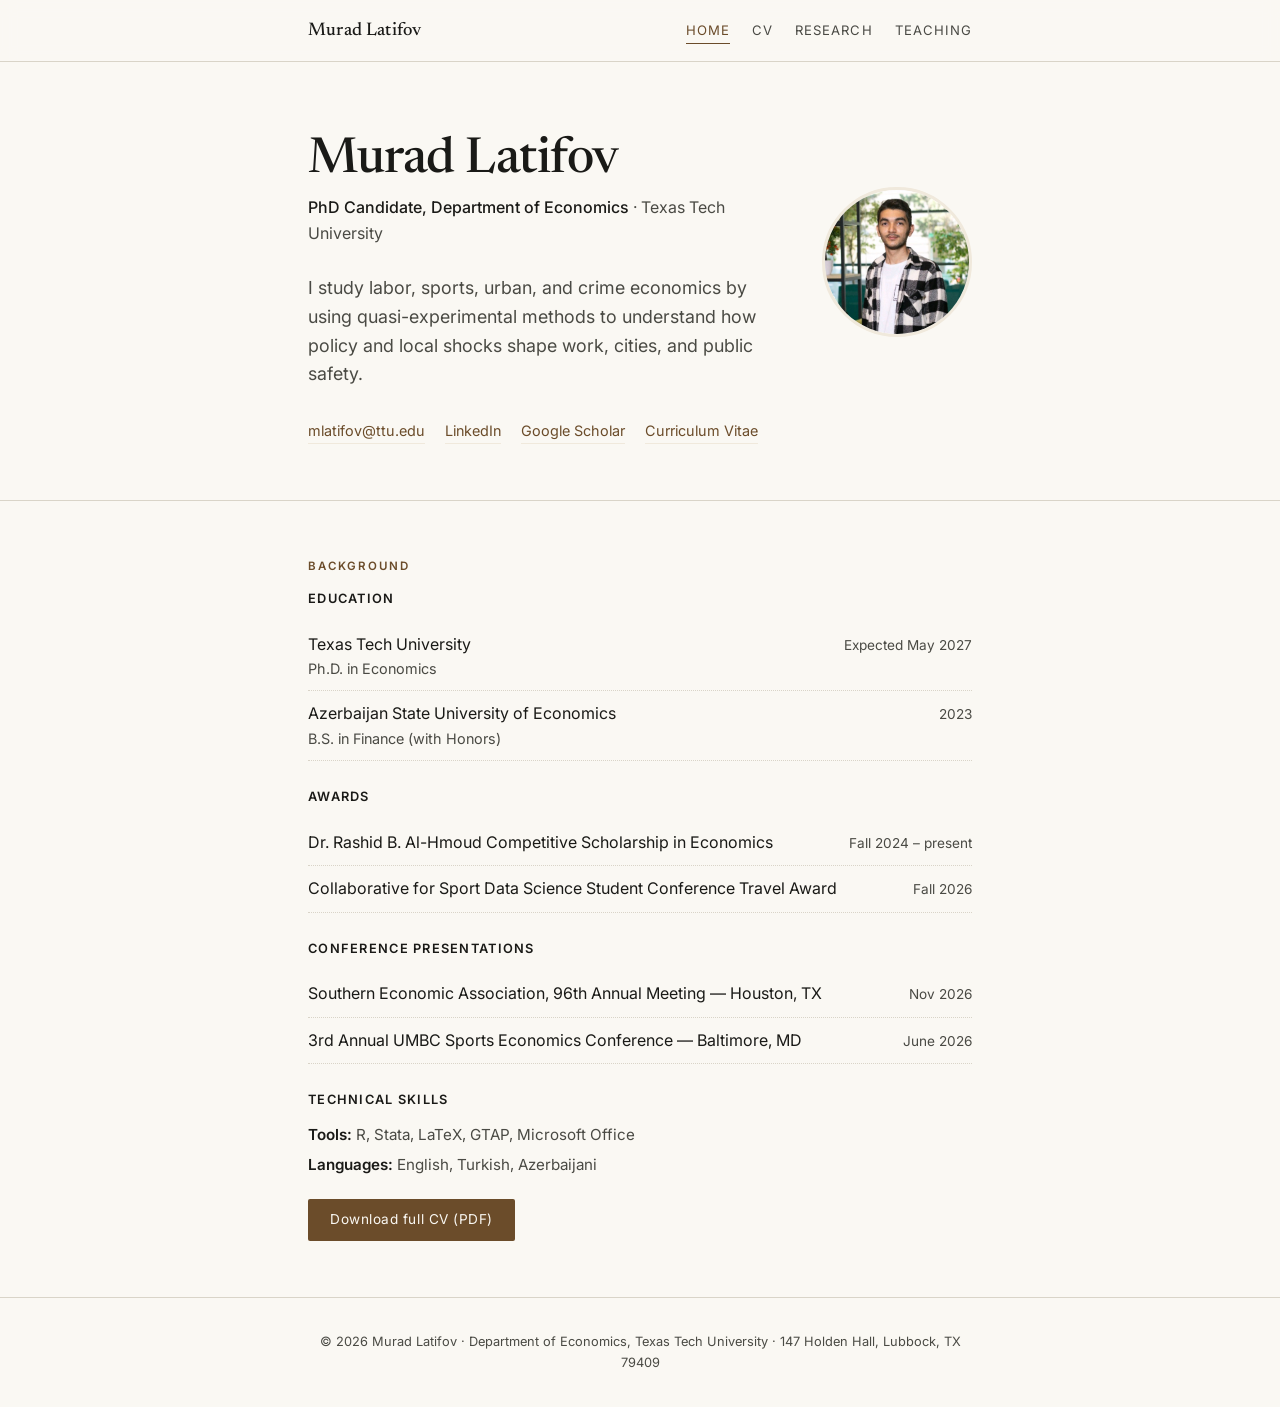
<file: index.html>
<!DOCTYPE html>
<html lang="en">
<head>
<meta charset="UTF-8">
<meta name="viewport" content="width=device-width, initial-scale=1.0">
<title>Murad Latifov — Economics</title>
<meta name="description" content="Murad Latifov, PhD candidate in Economics at Texas Tech University. Research in labor, sports, urban, and crime economics.">
<link rel="preconnect" href="https://fonts.googleapis.com">
<link rel="preconnect" href="https://fonts.gstatic.com" crossorigin>
<link href="https://fonts.googleapis.com/css2?family=Newsreader:ital,opsz,wght@0,6..72,400;0,6..72,500;1,6..72,400&family=Inter:wght@400;500;600&display=swap" rel="stylesheet">
<link rel="stylesheet" href="style.css">
</head>
<body>

<nav>
  <div class="wrap">
    <a href="index.html" class="brand">Murad Latifov</a>
    <div class="navlinks">
      <a href="index.html" class="active">Home</a>
      <a href="cv.pdf" target="_blank" rel="noopener">CV</a>
      <a href="research.html">Research</a>
      <a href="teaching.html">Teaching</a>
    </div>
  </div>
</nav>

<main>
<section id="home">
  <div class="wrap">
    <div class="home-head">
      <div class="home-text">
        <h1>Murad Latifov</h1>
        <p class="role"><span class="inst">PhD Candidate, Department of Economics</span> · Texas Tech University</p>
        <p class="lede">I study labor, sports, urban, and crime economics by using quasi-experimental methods to understand how policy and local shocks shape work, cities, and public safety.</p>
      </div>
      <img class="portrait" src="profile.jpg" alt="Murad Latifov">
    </div>
    <div class="contact">
      <a href="mailto:mlatifov@ttu.edu">mlatifov@ttu.edu</a>
      <a href="https://www.linkedin.com/in/muradlatifov/" target="_blank" rel="noopener">LinkedIn</a>
      <a href="https://scholar.google.com/citations?user=PD9L4MwAAAAJ&hl=en&oi=ao" target="_blank" rel="noopener">Google Scholar</a>
      <a href="cv.pdf" target="_blank" rel="noopener">Curriculum Vitae</a>
    </div>
  </div>
</section>


<section id="background">
  <div class="wrap">
    <p class="eyebrow">Background</p>

    <h3 class="subhead" style="margin-top:0;">Education</h3>
    <div class="cvrow">
      <div>
        <div class="name">Texas Tech University</div>
        <div class="degree">Ph.D. in Economics</div>
      </div>
      <div class="when">Expected May 2027</div>
    </div>
    <div class="cvrow">
      <div>
        <div class="name">Azerbaijan State University of Economics</div>
        <div class="degree">B.S. in Finance (with Honors)</div>
      </div>
      <div class="when">2023</div>
    </div>

        <h3 class="subhead">Awards</h3>
    <div class="cvrow">
      <div class="name">Dr. Rashid B. Al-Hmoud Competitive Scholarship in Economics</div>
      <div class="when">Fall 2024 – present</div>
    </div>
    <div class="cvrow">
      <div class="name">Collaborative for Sport Data Science Student Conference Travel Award</div>
      <div class="when">Fall 2026</div>
    </div>

    <h3 class="subhead">Conference Presentations</h3>
    <div class="cvrow">
      <div class="name">Southern Economic Association, 96th Annual Meeting — Houston, TX</div>
      <div class="when">Nov 2026</div>
    </div>
    <div class="cvrow">
      <div class="name">3rd Annual UMBC Sports Economics Conference — Baltimore, MD</div>
      <div class="when">June 2026</div>
    </div>

    <h3 class="subhead">Technical Skills</h3>
    <p class="skills"><strong>Tools:</strong> R, Stata, LaTeX, GTAP, Microsoft Office</p>
    <p class="skills"><strong>Languages:</strong> English, Turkish, Azerbaijani</p>

    <a class="btn" href="cv.pdf" download>Download full CV (PDF)</a>
  </div>
</section>
</main>

<footer>
  <div class="wrap">© <span id="yr"></span> Murad Latifov · Department of Economics, Texas Tech University · 147 Holden Hall, Lubbock, TX 79409</div>
</footer>

<script>document.getElementById('yr').textContent = new Date().getFullYear();</script>
</body>
</html>
</file>
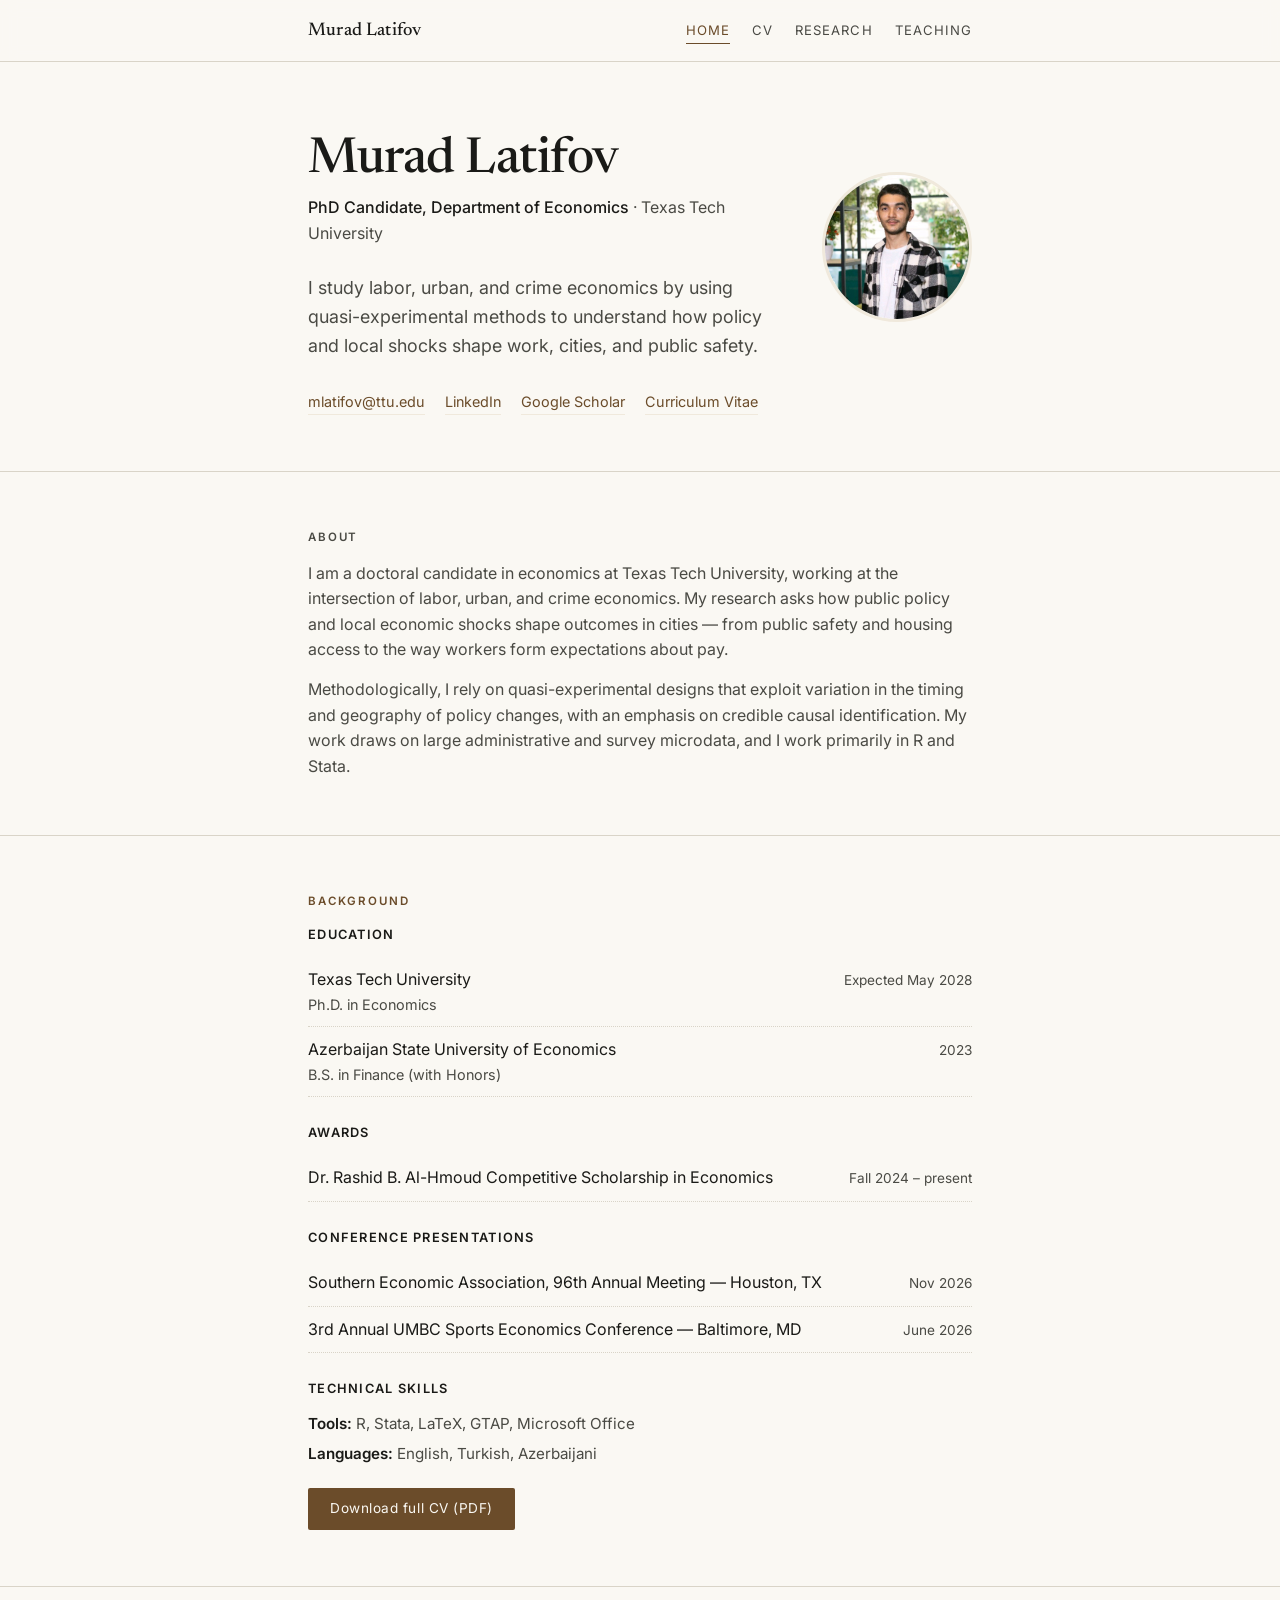
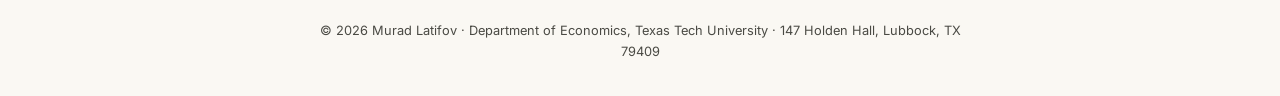
<file: index (2).html>
<!DOCTYPE html>
<html lang="en">
<head>
<meta charset="UTF-8">
<meta name="viewport" content="width=device-width, initial-scale=1.0">
<title>Murad Latifov — Economics</title>
<meta name="description" content="Murad Latifov, PhD candidate in Economics at Texas Tech University. Research in labor, urban, and crime economics.">
<link rel="preconnect" href="https://fonts.googleapis.com">
<link rel="preconnect" href="https://fonts.gstatic.com" crossorigin>
<link href="https://fonts.googleapis.com/css2?family=Newsreader:ital,opsz,wght@0,6..72,400;0,6..72,500;1,6..72,400&family=Inter:wght@400;500;600&display=swap" rel="stylesheet">
<link rel="stylesheet" href="style.css">
</head>
<body>

<nav>
  <div class="wrap">
    <a href="index.html" class="brand">Murad Latifov</a>
    <div class="navlinks">
      <a href="index.html" class="active">Home</a>
      <a href="cv.pdf" download>CV</a>
      <a href="research.html">Research</a>
      <a href="teaching.html">Teaching</a>
    </div>
  </div>
</nav>

<main>
<section id="home">
  <div class="wrap">
    <div class="home-head">
      <div class="home-text">
        <h1>Murad Latifov</h1>
        <p class="role"><span class="inst">PhD Candidate, Department of Economics</span> · Texas Tech University</p>
        <p class="lede">I study labor, urban, and crime economics by using quasi-experimental methods to understand how policy and local shocks shape work, cities, and public safety.</p>
      </div>
      <img class="portrait" src="profile.jpg" alt="Murad Latifov">
    </div>
    <div class="contact">
      <a href="mailto:mlatifov@ttu.edu">mlatifov@ttu.edu</a>
      <a href="https://www.linkedin.com/in/muradlatifov/" target="_blank" rel="noopener">LinkedIn</a>
      <a href="https://scholar.google.com/citations?user=PD9L4MwAAAAJ&hl=en&oi=ao" target="_blank" rel="noopener">Google Scholar</a>
      <a href="cv.pdf" download>Curriculum Vitae</a>
    </div>
  </div>
</section>

<section class="about">
  <div class="wrap">
    <p class="eyebrow">About</p>
    <p>I am a doctoral candidate in economics at Texas Tech University, working at the intersection of labor, urban, and crime economics. My research asks how public policy and local economic shocks shape outcomes in cities — from public safety and housing access to the way workers form expectations about pay.</p>
    <p>Methodologically, I rely on quasi-experimental designs that exploit variation in the timing and geography of policy changes, with an emphasis on credible causal identification. My work draws on large administrative and survey microdata, and I work primarily in R and Stata.</p>
  </div>
</section>

<section id="background">
  <div class="wrap">
    <p class="eyebrow">Background</p>

    <h3 class="subhead" style="margin-top:0;">Education</h3>
    <div class="cvrow">
      <div>
        <div class="name">Texas Tech University</div>
        <div class="degree">Ph.D. in Economics</div>
      </div>
      <div class="when">Expected May 2028</div>
    </div>
    <div class="cvrow">
      <div>
        <div class="name">Azerbaijan State University of Economics</div>
        <div class="degree">B.S. in Finance (with Honors)</div>
      </div>
      <div class="when">2023</div>
    </div>

    <h3 class="subhead">Awards</h3>
    <div class="cvrow">
      <div class="name">Dr. Rashid B. Al-Hmoud Competitive Scholarship in Economics</div>
      <div class="when">Fall 2024 – present</div>
    </div>

    <h3 class="subhead">Conference Presentations</h3>
    <div class="cvrow">
      <div class="name">Southern Economic Association, 96th Annual Meeting — Houston, TX</div>
      <div class="when">Nov 2026</div>
    </div>
    <div class="cvrow">
      <div class="name">3rd Annual UMBC Sports Economics Conference — Baltimore, MD</div>
      <div class="when">June 2026</div>
    </div>

    <h3 class="subhead">Technical Skills</h3>
    <p class="skills"><strong>Tools:</strong> R, Stata, LaTeX, GTAP, Microsoft Office</p>
    <p class="skills"><strong>Languages:</strong> English, Turkish, Azerbaijani</p>

    <a class="btn" href="cv.pdf" download>Download full CV (PDF)</a>
  </div>
</section>
</main>

<footer>
  <div class="wrap">© <span id="yr"></span> Murad Latifov · Department of Economics, Texas Tech University · 147 Holden Hall, Lubbock, TX 79409</div>
</footer>

<script>document.getElementById('yr').textContent = new Date().getFullYear();</script>
</body>
</html>
</file>
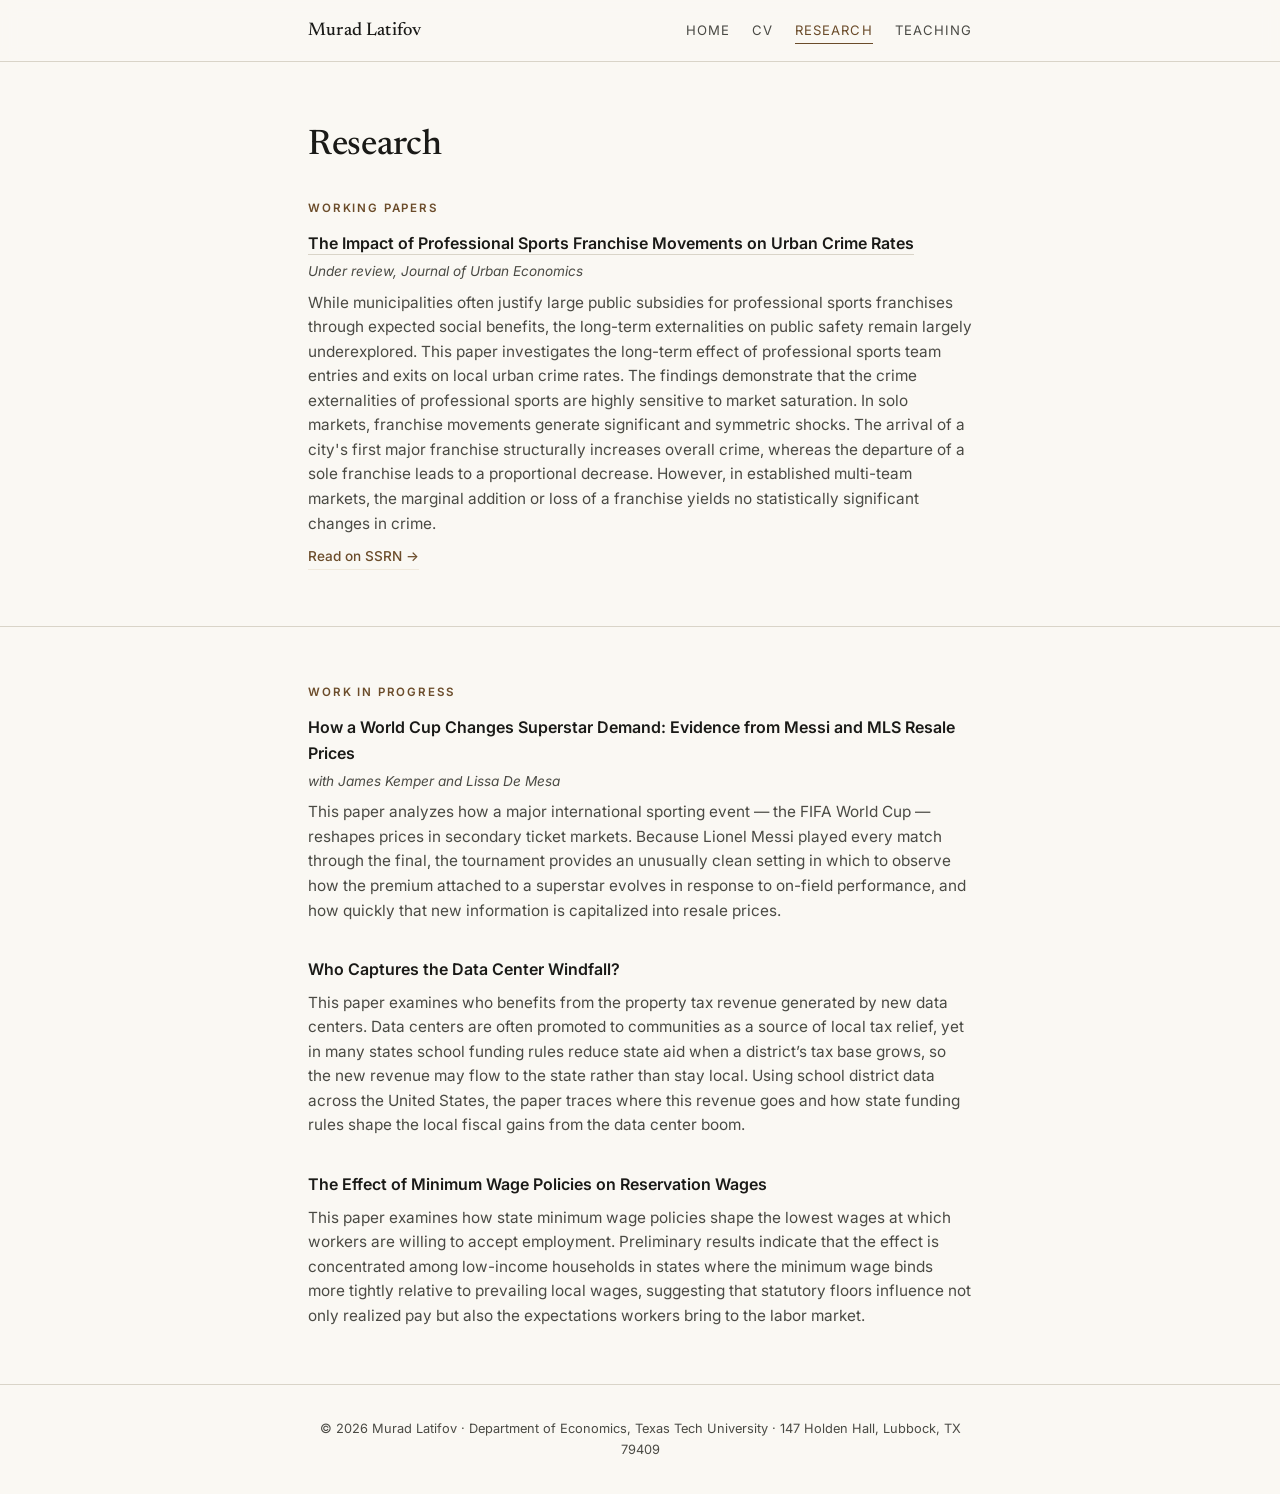
<file: research.html>
<!DOCTYPE html>
<html lang="en">
<head>
<meta charset="UTF-8">
<meta name="viewport" content="width=device-width, initial-scale=1.0">
<title>Research — Murad Latifov</title>
<meta name="description" content="Working papers and research in progress by Murad Latifov: labor, urban, and crime economics.">
<link rel="preconnect" href="https://fonts.googleapis.com">
<link rel="preconnect" href="https://fonts.gstatic.com" crossorigin>
<link href="https://fonts.googleapis.com/css2?family=Newsreader:ital,opsz,wght@0,6..72,400;0,6..72,500;1,6..72,400&family=Inter:wght@400;500;600&display=swap" rel="stylesheet">
<link rel="stylesheet" href="style.css">
</head>
<body>

<nav>
  <div class="wrap">
    <a href="index.html" class="brand">Murad Latifov</a>
    <div class="navlinks">
      <a href="index.html">Home</a>
      <a href="cv.pdf" target="_blank" rel="noopener">CV</a>
      <a href="research.html" class="active">Research</a>
      <a href="teaching.html">Teaching</a>
    </div>
  </div>
</nav>

<main>
<section>
  <div class="wrap">
    <h2 style="font-size:2.2rem;">Research</h2>

    <p class="eyebrow">Working Papers</p>
    <div class="entry">
      <h3><a class="titlelink" href="https://papers.ssrn.com/sol3/papers.cfm?abstract_id=7034958" target="_blank" rel="noopener">The Impact of Professional Sports Franchise Movements on Urban Crime Rates</a></h3>
            <p class="meta">Under review, <em>Journal of Urban Economics</em></p>
      <p class="abstract">While municipalities often justify large public subsidies for professional sports franchises through expected social benefits, the long-term externalities on public safety remain largely underexplored. This paper investigates the long-term effect of professional sports team entries and exits on local urban crime rates. The findings demonstrate that the crime externalities of professional sports are highly sensitive to market saturation. In solo markets, franchise movements generate significant and symmetric shocks. The arrival of a city's first major franchise structurally increases overall crime, whereas the departure of a sole franchise leads to a proportional decrease. However, in established multi-team markets, the marginal addition or loss of a franchise yields no statistically significant changes in crime.</p>
      <a class="paperlink" href="https://papers.ssrn.com/sol3/papers.cfm?abstract_id=7034958" target="_blank" rel="noopener">Read on SSRN →</a>
    </div>
  </div>
</section>

<section>
  <div class="wrap">
    <p class="eyebrow">Work in Progress</p>


    <div class="entry">
      <h3>How a World Cup Changes Superstar Demand: Evidence from Messi and MLS Resale Prices </h3>
      <p class="meta">with James Kemper and Lissa De Mesa</p>
      <p class="abstract">This paper analyzes how a major international sporting event — the FIFA World Cup — reshapes prices in secondary ticket markets. Because Lionel Messi played every match through the final, the tournament provides an unusually clean setting in which to observe how the premium attached to a superstar evolves in response to on-field performance, and how quickly that new information is capitalized into resale prices.</p>
    </div>
    
    <div class="entry">
      <h3>Who Captures the Data Center Windfall?</h3>
      <p class="abstract">This paper examines who benefits from the property tax revenue generated by new data centers. Data centers are often promoted to communities as a source of local tax relief, yet in many states school funding rules reduce state aid when a district’s tax base grows, so the new revenue may flow to the state rather than stay local. Using school district data across the United States, the paper traces where this revenue goes and how state funding rules shape the local fiscal gains from the data center boom.</p>
    </div>
    
    <div class="entry">
      <h3>The Effect of Minimum Wage Policies on Reservation Wages</h3>
      <p class="abstract">This paper examines how state minimum wage policies shape the lowest wages at which workers are willing to accept employment. Preliminary results indicate that the effect is concentrated among low-income households in states where the minimum wage binds more tightly relative to prevailing local wages, suggesting that statutory floors influence not only realized pay but also the expectations workers bring to the labor market.</p>
    </div>
  </div>
</section>
</main>

<footer>
  <div class="wrap">© <span id="yr"></span> Murad Latifov · Department of Economics, Texas Tech University · 147 Holden Hall, Lubbock, TX 79409</div>
</footer>

<script>document.getElementById('yr').textContent = new Date().getFullYear();</script>
</body>
</html>
</file>
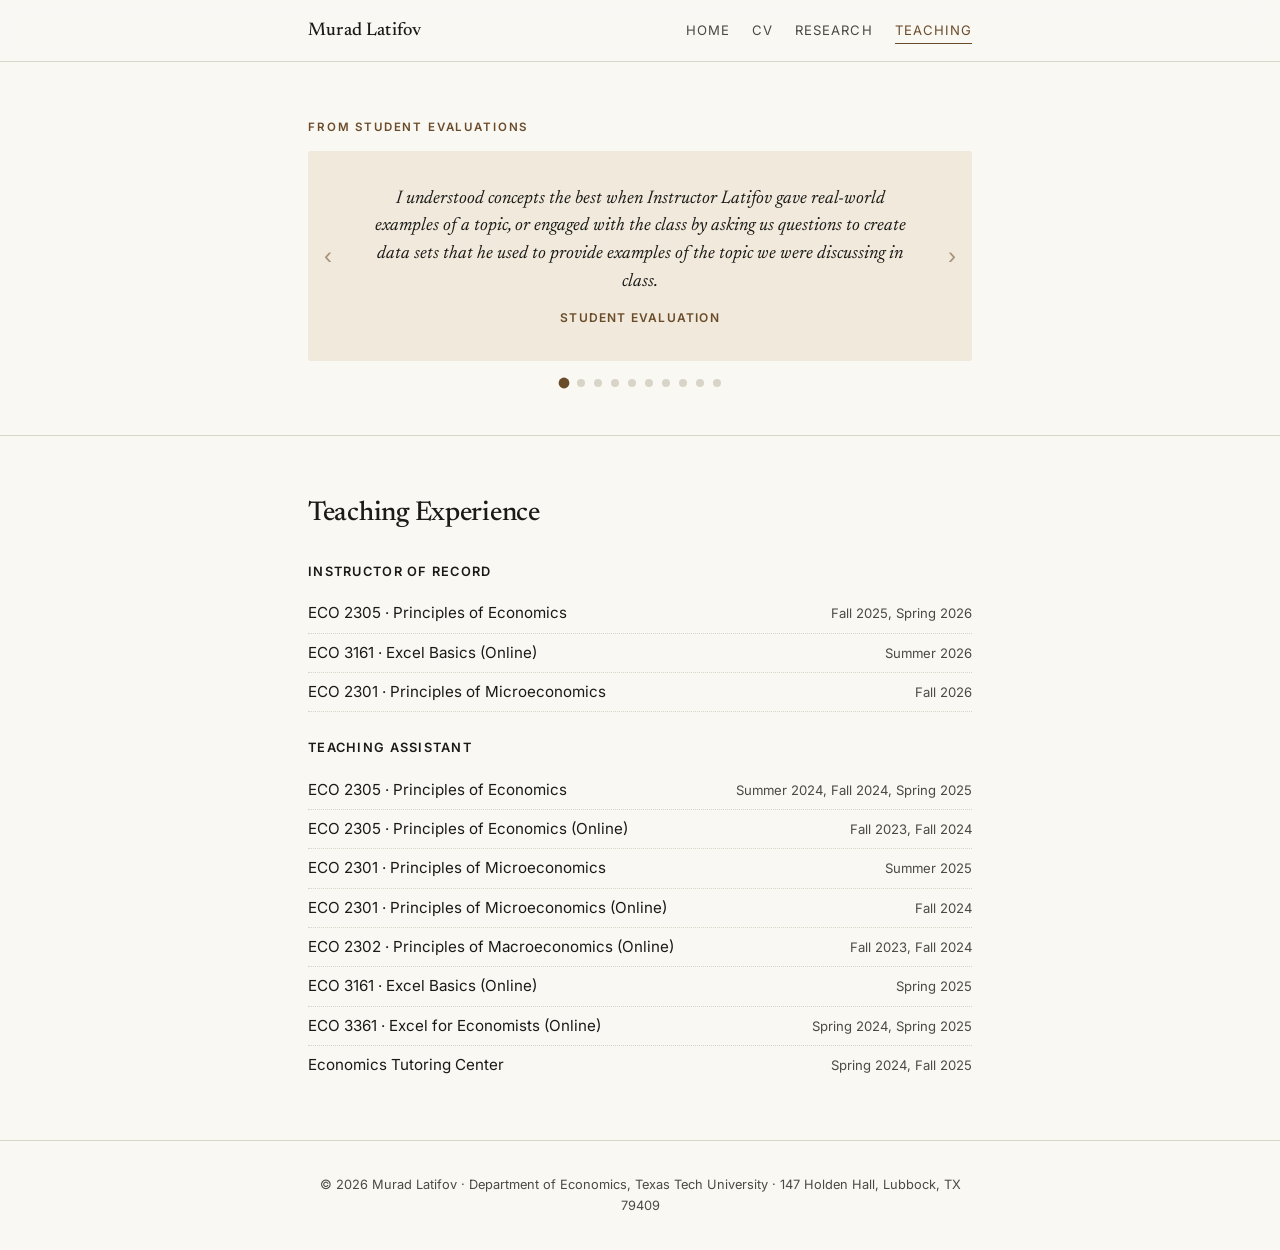
<file: teaching.html>
<!DOCTYPE html>
<html lang="en">
<head>
<meta charset="UTF-8">
<meta name="viewport" content="width=device-width, initial-scale=1.0">
<title>Teaching — Murad Latifov</title>
<meta name="description" content="Teaching experience and student feedback for Murad Latifov, Texas Tech University.">
<link rel="preconnect" href="https://fonts.googleapis.com">
<link rel="preconnect" href="https://fonts.gstatic.com" crossorigin>
<link href="https://fonts.googleapis.com/css2?family=Newsreader:ital,opsz,wght@0,6..72,400;0,6..72,500;1,6..72,400&family=Inter:wght@400;500;600&display=swap" rel="stylesheet">
<link rel="stylesheet" href="style.css">
</head>
<body>

<nav>
  <div class="wrap">
    <a href="index.html" class="brand">Murad Latifov</a>
    <div class="navlinks">
      <a href="index.html">Home</a>
      <a href="cv.pdf" target="_blank" rel="noopener">CV</a>
      <a href="research.html">Research</a>
      <a href="teaching.html" class="active">Teaching</a>
    </div>
  </div>
</nav>

<main>
<section class="quotes">
  <div class="wrap">
    <p class="eyebrow">From student evaluations</p>
    <div class="carousel" id="carousel">
      <div class="quote-window" id="quoteWindow" aria-live="polite">

        <blockquote class="quote on">
          <p>I understood concepts the best when Instructor Latifov gave real-world examples of a topic, or engaged with the class by asking us questions to create data sets that he used to provide examples of the topic we were discussing in class.<span class="attrib">Student evaluation</span></p>
        </blockquote>

        <blockquote class="quote">
          <p>Professor Latifov really cares about his students, and puts in effort to help everyone succeed. I think that he should be a model for other professors to follow.<span class="attrib">Student evaluation</span></p>
        </blockquote>

        <blockquote class="quote">
          <p>Professor Latifov's technique of awarding in-class participation with bonus points not only gave me a reason to stay engaged but also helped me stay focused and learn the material overall.<span class="attrib">Student evaluation</span></p>
        </blockquote>

        <blockquote class="quote">
          <p>He was very clear in presenting his material and cared a lot about his students.<span class="attrib">Student evaluation</span></p>
        </blockquote>

        <blockquote class="quote">
          <p>Enjoyed the lectures from Mr. Latifov. He made economics pretty easy.<span class="attrib">Student evaluation</span></p>
        </blockquote>

        <blockquote class="quote">
          <p>Enthusiastic and engaging, made learning fun and easy.<span class="attrib">Student evaluation</span></p>
        </blockquote>

        <blockquote class="quote">
          <p>Instructor Latifov made sure to take time to explain concepts that students were having difficulty understanding, was able to adjust his in-class examples to improve our comprehension, and made sure to remind us when assignments were due.<span class="attrib">Student evaluation</span></p>
        </blockquote>

        <blockquote class="quote">
          <p>Very good instructor and is passionate about his work. 10/10<span class="attrib">Student evaluation</span></p>
        </blockquote>

        <blockquote class="quote">
          <p>Teacher is very knowledgeable in the subject. Never had to question if he knew what he was talking about, in turn he was able to break it down for me to understand it.<span class="attrib">Student evaluation</span></p>
        </blockquote>

        <blockquote class="quote">
          <p>Very nice teacher, he is well spoken and broke down the material nicely!<span class="attrib">Student evaluation</span></p>
        </blockquote>

        <button class="arrow prev" id="prevBtn" aria-label="Previous quote">&#8249;</button>
        <button class="arrow next" id="nextBtn" aria-label="Next quote">&#8250;</button>
      </div>
      <div class="dots" id="dots"></div>
    </div>
  </div>
</section>

<section>
  <div class="wrap">
    <h2>Teaching Experience</h2>

    <h3 class="subhead">Instructor of Record</h3>
    <div class="course"><span class="name">ECO 2305 · Principles of Economics</span><span class="when">Fall 2025, Spring 2026</span></div>
    <div class="course"><span class="name">ECO 3161 · Excel Basics (Online)</span><span class="when">Summer 2026</span></div>
    <div class="course"><span class="name">ECO 2301 · Principles of Microeconomics</span><span class="when">Fall 2026</span></div>

    <h3 class="subhead">Teaching Assistant</h3>
    <div class="course"><span class="name">ECO 2305 · Principles of Economics</span><span class="when">Summer 2024, Fall 2024, Spring 2025</span></div>
    <div class="course"><span class="name">ECO 2305 · Principles of Economics (Online)</span><span class="when">Fall 2023, Fall 2024</span></div>
    <div class="course"><span class="name">ECO 2301 · Principles of Microeconomics</span><span class="when">Summer 2025</span></div>
    <div class="course"><span class="name">ECO 2301 · Principles of Microeconomics (Online)</span><span class="when">Fall 2024</span></div>
    <div class="course"><span class="name">ECO 2302 · Principles of Macroeconomics (Online)</span><span class="when">Fall 2023, Fall 2024</span></div>
    <div class="course"><span class="name">ECO 3161 · Excel Basics (Online)</span><span class="when">Spring 2025</span></div>
    <div class="course"><span class="name">ECO 3361 · Excel for Economists (Online)</span><span class="when">Spring 2024, Spring 2025</span></div>
    <div class="course"><span class="name">Economics Tutoring Center</span><span class="when">Spring 2024, Fall 2025</span></div>
  </div>
</section>
</main>

<footer>
  <div class="wrap">© <span id="yr"></span> Murad Latifov · Department of Economics, Texas Tech University · 147 Holden Hall, Lubbock, TX 79409</div>
</footer>

<script>
document.getElementById('yr').textContent = new Date().getFullYear();

(function () {
  var quotes = Array.prototype.slice.call(document.querySelectorAll('.quote'));
  if (!quotes.length) return;

  var dotsBox = document.getElementById('dots');
  var carousel = document.getElementById('carousel');
  var idx = 0;
  var timer = null;
  var DELAY = 6000;
  var reduce = window.matchMedia('(prefers-reduced-motion: reduce)').matches;

  // build dots
  quotes.forEach(function (_, i) {
    var d = document.createElement('button');
    d.className = 'dot' + (i === 0 ? ' on' : '');
    d.setAttribute('aria-label', 'Go to quote ' + (i + 1));
    d.addEventListener('click', function () { go(i); restart(); });
    dotsBox.appendChild(d);
  });
  var dots = Array.prototype.slice.call(dotsBox.children);

  function go(n) {
    quotes[idx].classList.remove('on');
    dots[idx].classList.remove('on');
    idx = (n + quotes.length) % quotes.length;
    quotes[idx].classList.add('on');
    dots[idx].classList.add('on');
  }

  function next() { go(idx + 1); }
  function prev() { go(idx - 1); }

  function start() { if (!reduce) timer = setInterval(next, DELAY); }
  function stop() { clearInterval(timer); }
  function restart() { stop(); start(); }

  document.getElementById('nextBtn').addEventListener('click', function () { next(); restart(); });
  document.getElementById('prevBtn').addEventListener('click', function () { prev(); restart(); });

  // pause while hovering or keyboard-focused
  carousel.addEventListener('mouseenter', stop);
  carousel.addEventListener('mouseleave', start);
  carousel.addEventListener('focusin', stop);
  carousel.addEventListener('focusout', start);

  // arrow-key support
  carousel.addEventListener('keydown', function (e) {
    if (e.key === 'ArrowRight') { next(); restart(); }
    if (e.key === 'ArrowLeft') { prev(); restart(); }
  });

  start();
})();
</script>
</body>
</html>
</file>
<file: style.css>
:root {
  --ink: #1a1a17;
  --ink-soft: #4a4a44;
  --paper: #faf8f3;
  --rule: #d9d4c8;
  --accent: #6b4c2a;
  --accent-soft: #f0e9dc;
}
* { box-sizing: border-box; margin: 0; padding: 0; }
html { scroll-behavior: smooth; }
body {
  font-family: 'Inter', system-ui, sans-serif;
  color: var(--ink);
  background: var(--paper);
  line-height: 1.6;
  -webkit-font-smoothing: antialiased;
  display: flex; flex-direction: column; min-height: 100vh;
}
.wrap { max-width: 720px; margin: 0 auto; padding: 0 28px; width: 100%; }

/* ---- Nav ---- */
nav {
  position: sticky; top: 0; z-index: 10;
  background: rgba(250,248,243,0.92);
  backdrop-filter: blur(8px);
  border-bottom: 1px solid var(--rule);
}
nav .wrap {
  display: flex; align-items: baseline; justify-content: space-between;
  padding-top: 16px; padding-bottom: 16px; flex-wrap: wrap; gap: 8px;
}
.brand {
  font-family: 'Newsreader', serif;
  font-size: 1.15rem; font-weight: 500; letter-spacing: 0.01em;
  color: var(--ink); text-decoration: none;
}
.navlinks { display: flex; gap: 22px; }
.navlinks a {
  font-size: 0.82rem; text-transform: uppercase; letter-spacing: 0.08em;
  color: var(--ink-soft); text-decoration: none; padding-bottom: 2px;
  border-bottom: 1.5px solid transparent; transition: color .15s, border-color .15s;
}
.navlinks a:hover, .navlinks a:focus-visible { color: var(--accent); border-color: var(--accent); }
.navlinks a.active { color: var(--accent); border-color: var(--accent); }

/* ---- Sections ---- */
main { flex: 1 0 auto; }
section { padding: 56px 0; border-bottom: 1px solid var(--rule); }
section:last-of-type { border-bottom: none; }
.eyebrow {
  font-size: 0.72rem; text-transform: uppercase; letter-spacing: 0.16em;
  color: var(--accent); margin-bottom: 14px; font-weight: 600;
}
h1 {
  font-family: 'Newsreader', serif; font-weight: 500;
  font-size: clamp(2.1rem, 6vw, 3.1rem); line-height: 1.1;
  letter-spacing: -0.01em; margin-bottom: 6px;
}
h2 {
  font-family: 'Newsreader', serif; font-weight: 500;
  font-size: 1.7rem; margin-bottom: 24px; letter-spacing: -0.01em;
}
h3 { font-size: 1rem; font-weight: 600; margin-bottom: 4px; }
.lede { font-size: 1.12rem; color: var(--ink-soft); max-width: 60ch; }

/* ---- Home ---- */
#home { padding-top: 72px; }
.home-head { display: flex; align-items: center; gap: 34px; flex-wrap: wrap-reverse; }
.home-text { flex: 1 1 340px; }
.portrait {
  flex: 0 0 auto; width: 150px; height: 150px;
  border-radius: 50%; object-fit: cover;
  border: 3px solid var(--accent-soft);
}
.role { font-size: 1rem; color: var(--ink-soft); margin-bottom: 28px; }
.role .inst { color: var(--ink); font-weight: 500; }
.contact { margin-top: 30px; display: flex; gap: 20px; flex-wrap: wrap; }
.contact a {
  font-size: 0.9rem; color: var(--accent); text-decoration: none;
  border-bottom: 1px solid var(--accent-soft); padding-bottom: 1px;
}
.contact a:hover { border-color: var(--accent); }
.about p { color: var(--ink-soft); margin-bottom: 14px; }
.about p:last-child { margin-bottom: 0; }

/* ---- Entries ---- */
.entry { margin-bottom: 34px; }
.entry:last-child { margin-bottom: 0; }
.entry .abstract { color: var(--ink-soft); font-size: 0.96rem; margin-top: 8px; }
.meta { font-size: 0.85rem; color: var(--ink-soft); font-style: italic; margin-top: 2px; }
.paperlink {
  display: inline-block; margin-top: 10px; font-size: 0.85rem;
  color: var(--accent); text-decoration: none; font-weight: 500;
  border-bottom: 1px solid var(--accent-soft); padding-bottom: 1px;
}
.paperlink:hover { border-color: var(--accent); }
.titlelink {
  color: var(--ink); text-decoration: none;
  border-bottom: 1px solid var(--rule); padding-bottom: 1px;
  transition: color .15s, border-color .15s;
}
.titlelink:hover, .titlelink:focus-visible { color: var(--accent); border-color: var(--accent); }

/* ---- Teaching list ---- */
.subhead {
  font-size: 0.8rem; text-transform: uppercase; letter-spacing: 0.1em;
  color: var(--ink); font-weight: 600; margin: 26px 0 12px;
}
.subhead:first-child { margin-top: 0; }
.course {
  display: flex; justify-content: space-between; align-items: baseline;
  gap: 16px; padding: 7px 0; border-bottom: 1px dotted var(--rule);
}
.course:last-child { border-bottom: none; }
.course .name { font-size: 0.95rem; }
.course .when { font-size: 0.82rem; color: var(--ink-soft); white-space: nowrap; }

/* ---- CV / background rows ---- */
.cvrow {
  display: flex; justify-content: space-between; align-items: baseline;
  gap: 16px; padding: 10px 0; border-bottom: 1px dotted var(--rule);
}
.cvrow .when { font-size: 0.85rem; color: var(--ink-soft); white-space: nowrap; }
.cvrow .degree { color: var(--ink-soft); font-size: 0.9rem; }
.btn {
  display: inline-block; margin-top: 22px;
  font-size: 0.85rem; letter-spacing: 0.04em; text-decoration: none;
  color: var(--paper); background: var(--accent);
  padding: 10px 22px; border-radius: 2px; transition: opacity .15s;
}
.btn:hover { opacity: 0.85; }
.skills { font-size: 0.95rem; color: var(--ink-soft); margin-top: 6px; }
.skills strong { color: var(--ink); font-weight: 600; }

/* ---- Quote carousel ---- */
.quotes { padding-top: 56px; padding-bottom: 48px; }
.carousel { position: relative; }
.quote-window {
  position: relative; overflow: hidden;
  min-height: 190px;
  background: var(--accent-soft);
  border-radius: 3px;
  padding: 34px 56px;
  display: flex; align-items: center; justify-content: center;
}
.quote {
  position: absolute; left: 56px; right: 56px;
  opacity: 0; transition: opacity .5s ease;
  pointer-events: none; text-align: center;
}
.quote.on { opacity: 1; pointer-events: auto; position: relative; left: auto; right: auto; }
.quote p {
  font-family: 'Newsreader', serif; font-size: 1.15rem; line-height: 1.5;
  color: var(--ink); font-style: italic;
}
.quote .attrib {
  display: block; margin-top: 14px; font-family: 'Inter', sans-serif;
  font-style: normal; font-size: 0.75rem; text-transform: uppercase;
  letter-spacing: 0.1em; color: var(--accent); font-weight: 600;
}
.arrow {
  position: absolute; top: 50%; transform: translateY(-50%);
  background: none; border: none; cursor: pointer;
  font-size: 1.5rem; line-height: 1; color: var(--accent);
  padding: 8px 10px; opacity: .55; transition: opacity .15s;
}
.arrow:hover, .arrow:focus-visible { opacity: 1; }
.arrow.prev { left: 6px; }
.arrow.next { right: 6px; }
.dots { display: flex; justify-content: center; gap: 9px; margin-top: 18px; flex-wrap: wrap; }
.dot {
  width: 8px; height: 8px; border-radius: 50%; border: none; padding: 0;
  background: var(--rule); cursor: pointer; transition: background .2s, transform .2s;
}
.dot:hover { background: var(--ink-soft); }
.dot.on { background: var(--accent); transform: scale(1.35); }

footer {
  flex-shrink: 0;
  padding: 34px 0; font-size: 0.8rem; color: var(--ink-soft);
  border-top: 1px solid var(--rule); text-align: center;
}

@media (max-width: 560px) {
  .quote-window { padding: 30px 20px; min-height: 230px; }
  .quote { left: 20px; right: 20px; }
  .quote p { font-size: 1rem; }
  .arrow { font-size: 1.2rem; padding: 4px 2px; }
  .arrow.prev { left: -6px; }
  .arrow.next { right: -6px; }
}
@media (max-width: 480px) {
  .navlinks { gap: 15px; }
  .navlinks a { font-size: 0.73rem; }
  .course, .cvrow { flex-direction: column; gap: 2px; }
  .course .when, .cvrow .when { white-space: normal; }
}
@media (prefers-reduced-motion: reduce) {
  html { scroll-behavior: auto; }
  .quote { transition: none; }
}
</file>
